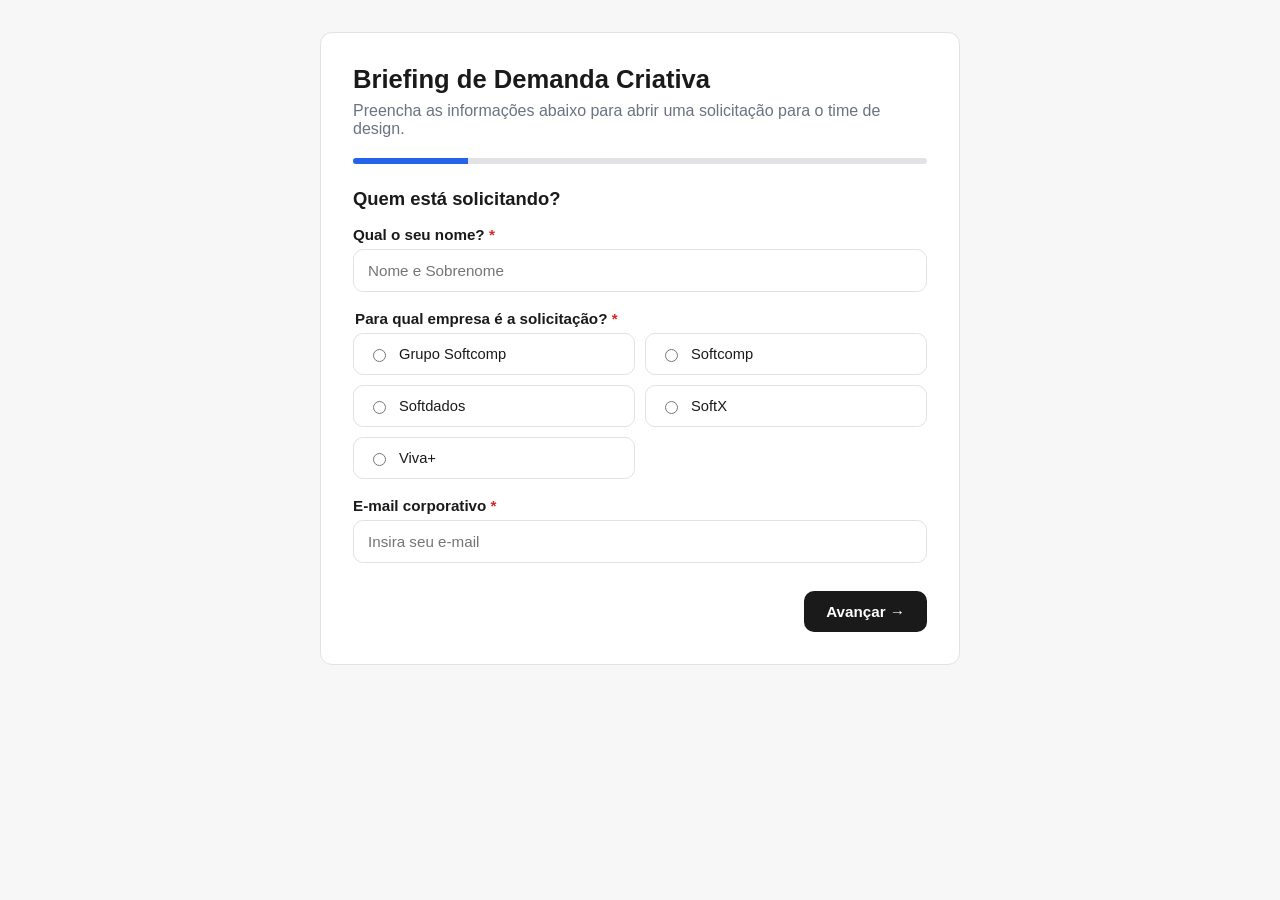
<file: demand-form/index.html>
<!doctype html>
<html lang="pt-BR">
<head>
<meta charset="UTF-8" />
<meta name="viewport" content="width=device-width, initial-scale=1.0" />
<title>Briefing de Demanda Criativa</title>
<link rel="stylesheet" href="style.css" />
</head>
<body>
  <div class="form-shell">
    <header class="form-header">
      <h1 id="form-title">Briefing de Demanda Criativa</h1>
      <p id="form-subtitle" class="form-subtitle">Preencha as informações abaixo para abrir uma solicitação para o time de design.</p>
      <div class="progress-track">
        <div id="progress-bar" class="progress-bar"></div>
      </div>
    </header>

    <form id="demand-form" novalidate>

      <!-- Etapa 1: Identificação -->
      <section class="step" data-step="1">
        <h2>Quem está solicitando?</h2>

        <label class="field">
          <span class="field-label">Qual o seu nome? <span class="req">*</span></span>
          <input type="text" name="nome" placeholder="Nome e Sobrenome" required />
        </label>

        <fieldset class="field">
          <legend class="field-label">Para qual empresa é a solicitação? <span class="req">*</span></legend>
          <div class="choice-grid" data-name="empresa" data-type="radio">
            <label class="choice-card">
              <input type="radio" name="empresa" value="Grupo Softcomp" required />
              <span>Grupo Softcomp</span>
            </label>
            <label class="choice-card">
              <input type="radio" name="empresa" value="Softcomp" />
              <span>Softcomp</span>
            </label>
            <label class="choice-card">
              <input type="radio" name="empresa" value="Softdados" />
              <span>Softdados</span>
            </label>
            <label class="choice-card">
              <input type="radio" name="empresa" value="SoftX" />
              <span>SoftX</span>
            </label>
            <label class="choice-card">
              <input type="radio" name="empresa" value="Viva+" />
              <span>Viva+</span>
            </label>
          </div>
        </fieldset>

        <label class="field">
          <span class="field-label">E-mail corporativo <span class="req">*</span></span>
          <input type="email" name="email" placeholder="Insira seu e-mail" required />
        </label>
      </section>

      <!-- Etapa 2: Tipo de demanda -->
      <section class="step" data-step="2" hidden>
        <h2>Qual o tipo de demanda?</h2>
        <fieldset class="field">
          <legend class="sr-only">Tipo de demanda</legend>
          <div class="choice-grid" data-name="tipoDemanda" data-type="radio">
            <label class="choice-card">
              <input type="radio" name="tipoDemanda" value="redes_sociais" required />
              <span>Post para redes sociais</span>
            </label>
            <label class="choice-card">
              <input type="radio" name="tipoDemanda" value="impresso" />
              <span>Impresso</span>
            </label>
            <label class="choice-card">
              <input type="radio" name="tipoDemanda" value="site" />
              <span>Material para site</span>
            </label>
            <label class="choice-card">
              <input type="radio" name="tipoDemanda" value="wallpaper" />
              <span>Wallpaper</span>
            </label>
            <label class="choice-card">
              <input type="radio" name="tipoDemanda" value="campanha_sazonal" />
              <span>Campanha sazonal</span>
            </label>
            <label class="choice-card">
              <input type="radio" name="tipoDemanda" value="campanha_vendas" />
              <span>Campanha de vendas</span>
            </label>
            <label class="choice-card">
              <input type="radio" name="tipoDemanda" value="outro" />
              <span>Outro</span>
            </label>
          </div>
        </fieldset>
      </section>

      <!-- Etapa 3: Campos específicos do tipo escolhido (renderizada via JS) -->
      <section class="step" data-step="3" hidden>
        <h2 id="dynamic-step-title">Detalhes da demanda</h2>
        <div id="dynamic-fields"></div>
      </section>

      <!-- Etapa 4: Prazo, prioridade, aprovação, anexos -->
      <section class="step" data-step="4" hidden>
        <h2>Prazo e aprovação</h2>

        <label class="field">
          <span class="field-label">Data de entrega desejada <span class="req">*</span></span>
          <input type="date" name="prazoDesejado" required />
        </label>

        <fieldset class="field">
          <legend class="field-label">Prioridade <span class="req">*</span></legend>
          <div class="choice-grid three" data-name="prioridade" data-type="radio">
            <label class="choice-card">
              <input type="radio" name="prioridade" value="Normal" required />
              <span>Normal <small>até 5 dias úteis</small></span>
            </label>
            <label class="choice-card">
              <input type="radio" name="prioridade" value="Prioritário" />
              <span>Prioritário <small>até 2 dias úteis</small></span>
            </label>
            <label class="choice-card">
              <input type="radio" name="prioridade" value="Urgente" />
              <span>Urgente <small>mesmo dia, sujeito à fila</small></span>
            </label>
          </div>
        </fieldset>

        <label class="field">
          <span class="field-label">Quem vai aprovar a peça final?</span>
          <input type="text" name="aprovador" placeholder="Nome do responsável pela aprovação" />
        </label>

        <label class="field">
          <span class="field-label">Arquivos de referência (logos, imagens, briefing em PDF etc.)</span>
          <input type="file" name="arquivos" multiple accept="image/*,.pdf,.ai,.psd,.doc,.docx" />
          <small class="hint">Pode anexar mais de um arquivo. Para vídeos grandes, prefira colar um link abaixo.</small>
        </label>

        <div class="field">
          <span class="field-label">Links de referência (opcional)</span>
          <input type="url" name="link1" placeholder="Link da referência" class="link-input" />
          <input type="url" name="link2" placeholder="Link da referência 02" class="link-input" />
          <input type="url" name="link3" placeholder="Link da referência 03" class="link-input" />
        </div>

        <label class="field">
          <span class="field-label">Observações adicionais</span>
          <textarea name="observacoes" rows="3" placeholder="Alguma informação extra que o time de design precise saber?"></textarea>
        </label>
      </section>

      <!-- Etapa 5: Confirmação -->
      <section class="step" data-step="5" hidden>
        <h2>Confira antes de enviar</h2>
        <div id="review-summary" class="review-summary"></div>
      </section>

      <div class="form-nav">
        <button type="button" id="btn-back" class="btn btn-ghost" hidden>← Voltar</button>
        <button type="button" id="btn-next" class="btn btn-primary">Avançar →</button>
        <button type="submit" id="btn-submit" class="btn btn-primary" hidden>Enviar solicitação</button>
      </div>
    </form>

    <div id="success-screen" class="success-screen" hidden>
      <div class="success-icon">✓</div>
      <h2>Solicitação enviada!</h2>
      <p>Seu protocolo é:</p>
      <div id="protocol-code" class="protocol-code"></div>
      <p class="success-note">Você vai receber um e-mail de confirmação com esses dados. Guarde o protocolo para acompanhar o andamento.</p>
      <button type="button" id="btn-new" class="btn btn-primary">Enviar outra solicitação</button>
    </div>

    <div id="error-banner" class="error-banner" hidden></div>
  </div>

  <script src="config.js"></script>
  <script src="app.js"></script>
</body>
</html>
</file>
<file: demand-form/style.css>
:root {
  --brand: #1a1a1a;
  --brand-accent: #2563eb;
  --bg: #f7f7f8;
  --surface: #ffffff;
  --border: #e2e2e6;
  --text: #1a1a1a;
  --text-muted: #6b7280;
  --danger: #dc2626;
  --success: #16a34a;
  --radius: 12px;
}

* { box-sizing: border-box; }

body {
  margin: 0;
  font-family: -apple-system, BlinkMacSystemFont, "Segoe UI", Roboto, Helvetica, Arial, sans-serif;
  background: var(--bg);
  color: var(--text);
  padding: 32px 16px;
}

.form-shell {
  max-width: 640px;
  margin: 0 auto;
  background: var(--surface);
  border-radius: var(--radius);
  border: 1px solid var(--border);
  padding: 32px;
}

.form-header h1 {
  font-size: 1.6rem;
  margin: 0 0 8px;
}

.form-subtitle {
  color: var(--text-muted);
  margin: 0 0 20px;
}

.progress-track {
  height: 6px;
  background: var(--border);
  border-radius: 999px;
  overflow: hidden;
}

.progress-bar {
  height: 100%;
  width: 20%;
  background: var(--brand-accent);
  transition: width 0.25s ease;
}

.step h2 {
  font-size: 1.15rem;
  margin: 24px 0 16px;
}

.field {
  display: block;
  margin-bottom: 18px;
}

.field-label {
  display: block;
  font-weight: 600;
  margin-bottom: 6px;
  font-size: 0.95rem;
}

.req { color: var(--danger); }

input[type="text"],
input[type="email"],
input[type="url"],
input[type="date"],
input[type="number"],
input[type="file"],
select,
textarea {
  width: 100%;
  padding: 12px 14px;
  border: 1px solid var(--border);
  border-radius: 10px;
  font-size: 0.95rem;
  font-family: inherit;
  background: var(--surface);
  color: var(--text);
}

textarea { resize: vertical; }

input:focus, select:focus, textarea:focus {
  outline: none;
  border-color: var(--brand-accent);
  box-shadow: 0 0 0 3px rgba(37, 99, 235, 0.15);
}

.link-input { margin-bottom: 8px; }

.hint {
  display: block;
  color: var(--text-muted);
  margin-top: 6px;
  font-size: 0.82rem;
}

fieldset.field {
  border: none;
  padding: 0;
  margin: 0 0 18px;
}

.choice-grid {
  display: grid;
  grid-template-columns: repeat(2, 1fr);
  gap: 10px;
}

.choice-grid.three { grid-template-columns: repeat(3, 1fr); }

@media (max-width: 480px) {
  .choice-grid, .choice-grid.three { grid-template-columns: 1fr; }
}

.choice-card {
  display: flex;
  align-items: center;
  gap: 10px;
  border: 1px solid var(--border);
  border-radius: 10px;
  padding: 12px 14px;
  cursor: pointer;
  font-size: 0.92rem;
  transition: border-color 0.15s ease, background 0.15s ease;
}

.choice-card small {
  display: block;
  color: var(--text-muted);
  font-weight: 400;
}

.choice-card:has(input:checked),
.choice-card.is-checked {
  border-color: var(--brand-accent);
  background: rgba(37, 99, 235, 0.06);
}

.choice-card input { accent-color: var(--brand-accent); }

.card-block {
  border: 1px dashed var(--border);
  border-radius: 10px;
  padding: 14px;
  margin-bottom: 12px;
}

.card-block h3 {
  margin: 0 0 10px;
  font-size: 0.9rem;
  color: var(--text-muted);
}

.creative-block {
  border: 1px solid var(--border);
  border-radius: 12px;
  padding: 16px;
  margin-bottom: 20px;
  background: #fafafa;
}

.creative-block-header {
  display: flex;
  justify-content: space-between;
  align-items: center;
  margin-bottom: 12px;
}

.creative-block-header h3 {
  margin: 0;
  font-size: 1rem;
}

.btn-remove-creative {
  background: transparent;
  border: 1px solid var(--danger);
  color: var(--danger);
  border-radius: 8px;
  padding: 6px 12px;
  font-size: 0.82rem;
  cursor: pointer;
}

.btn-add-creative {
  display: block;
  width: 100%;
  background: transparent;
  border: 1px dashed var(--brand-accent);
  color: var(--brand-accent);
  border-radius: 10px;
  padding: 12px;
  font-weight: 600;
  cursor: pointer;
  margin-top: 8px;
}

.peca-detalhe-block h3 {
  margin: 0 0 12px;
  font-size: 0.9rem;
  color: var(--text-muted);
}

.form-nav {
  display: flex;
  justify-content: space-between;
  margin-top: 28px;
}

.btn {
  border: none;
  border-radius: 10px;
  padding: 12px 22px;
  font-size: 0.95rem;
  font-weight: 600;
  cursor: pointer;
}

.btn-primary {
  background: var(--brand);
  color: #fff;
  margin-left: auto;
}

.btn-primary:disabled {
  opacity: 0.6;
  cursor: not-allowed;
}

.btn-ghost {
  background: transparent;
  color: var(--text-muted);
}

.review-summary dl {
  display: grid;
  grid-template-columns: 40% 60%;
  row-gap: 10px;
}

.review-summary dt { color: var(--text-muted); font-size: 0.85rem; }
.review-summary dd { margin: 0; font-size: 0.92rem; }

.success-screen {
  max-width: 640px;
  margin: 0 auto;
  background: var(--surface);
  border-radius: var(--radius);
  border: 1px solid var(--border);
  padding: 48px 32px;
  text-align: center;
}

.success-icon {
  width: 56px;
  height: 56px;
  border-radius: 50%;
  background: var(--success);
  color: #fff;
  font-size: 1.6rem;
  display: flex;
  align-items: center;
  justify-content: center;
  margin: 0 auto 16px;
}

.protocol-code {
  font-family: "SF Mono", Consolas, monospace;
  font-size: 1.4rem;
  font-weight: 700;
  background: var(--bg);
  border-radius: 8px;
  padding: 10px 16px;
  display: inline-block;
  margin: 8px 0 16px;
}

.success-note {
  color: var(--text-muted);
  font-size: 0.9rem;
  margin-bottom: 24px;
}

.error-banner {
  max-width: 640px;
  margin: 16px auto 0;
  background: #fef2f2;
  border: 1px solid #fecaca;
  color: var(--danger);
  padding: 14px 16px;
  border-radius: 10px;
  font-size: 0.9rem;
}

.sr-only {
  position: absolute;
  width: 1px; height: 1px;
  overflow: hidden;
  clip: rect(0,0,0,0);
}
</file>
